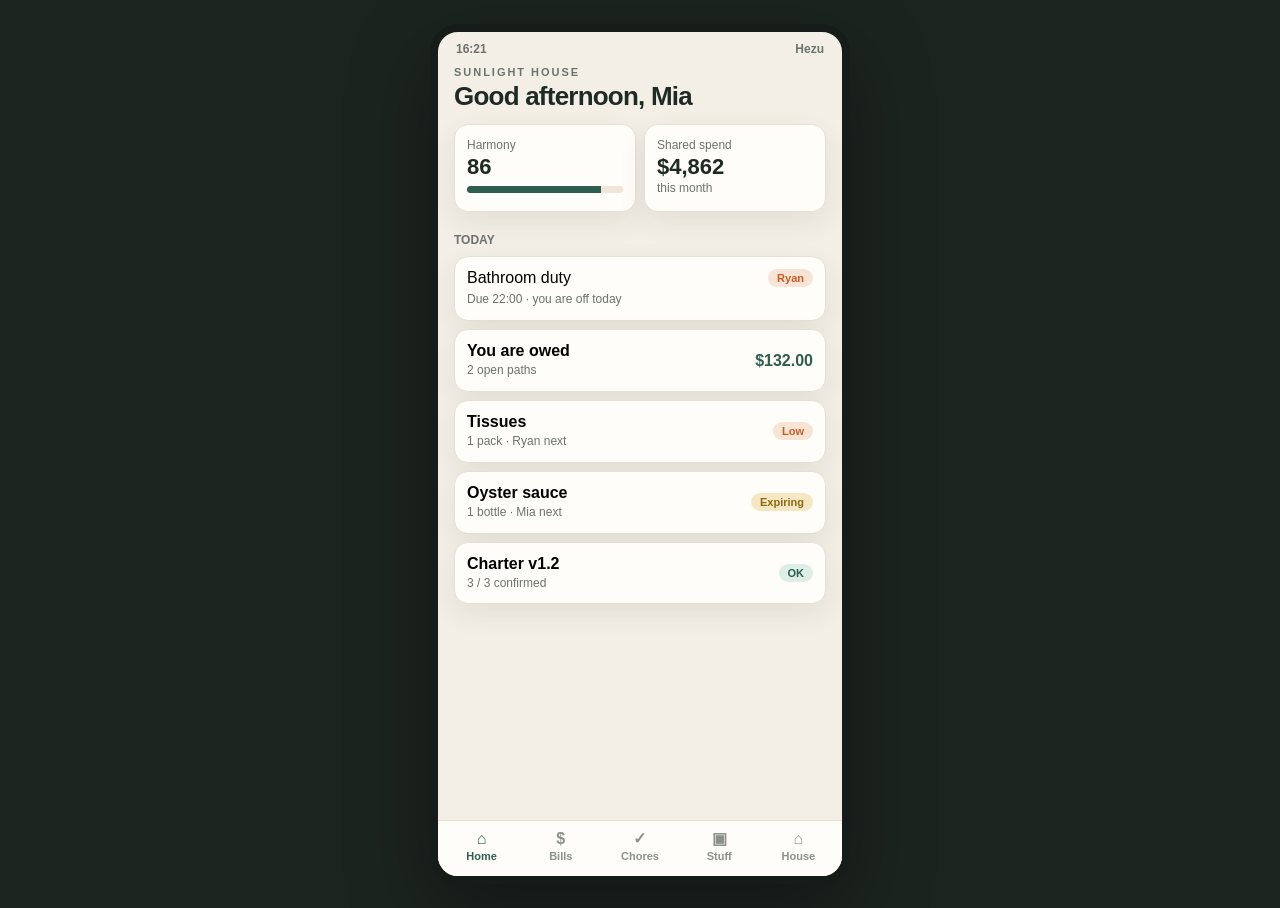
<file: index.html>
<!DOCTYPE html>
<html lang="en">
<head>
  <meta charset="UTF-8" />
  <meta name="viewport" content="width=device-width, initial-scale=1, viewport-fit=cover" />
  <title>Hezu — Roommate Life Steward</title>
  <meta name="description" content="Split bills, rotate chores, track shared supplies, and keep a signed house charter." />
  <link rel="stylesheet" href="app.css" />
</head>
<body>
  <div id="app"></div>
  <script src="app.js"></script>
</body>
</html>
</file>
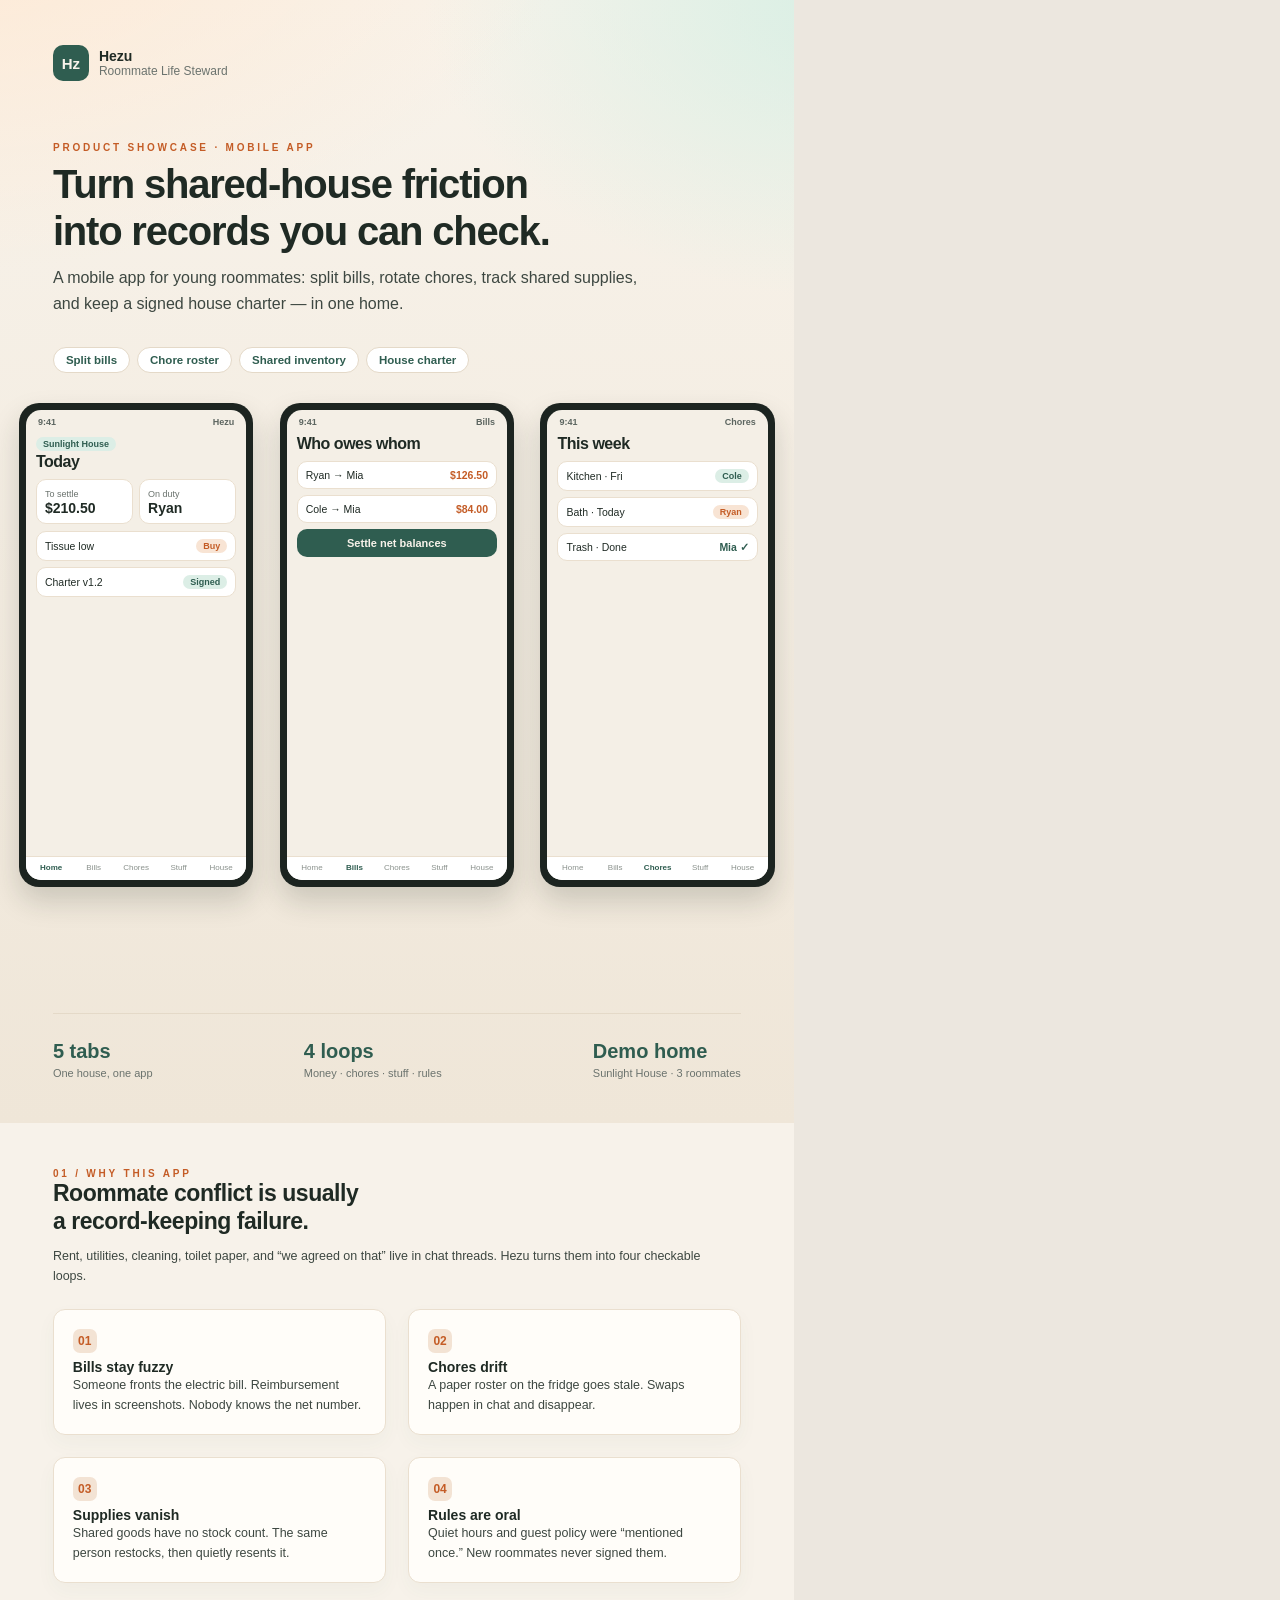
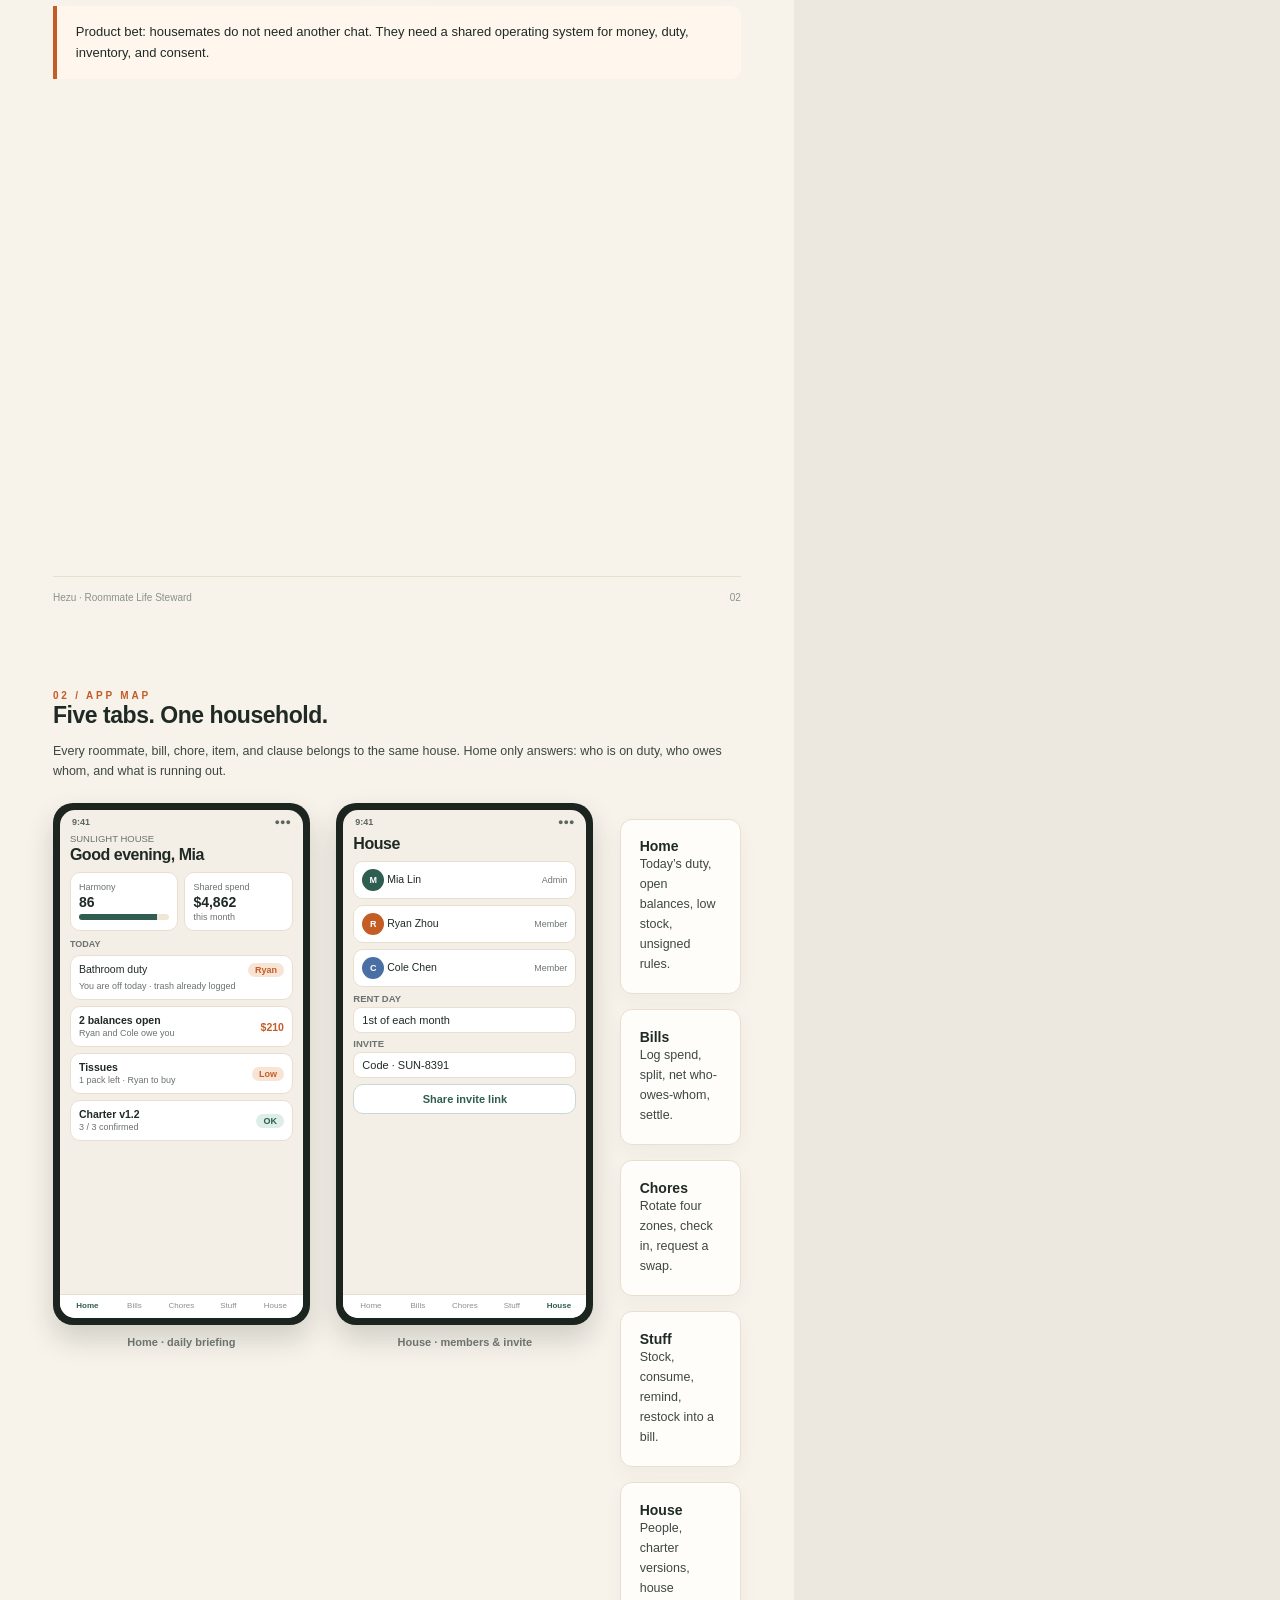
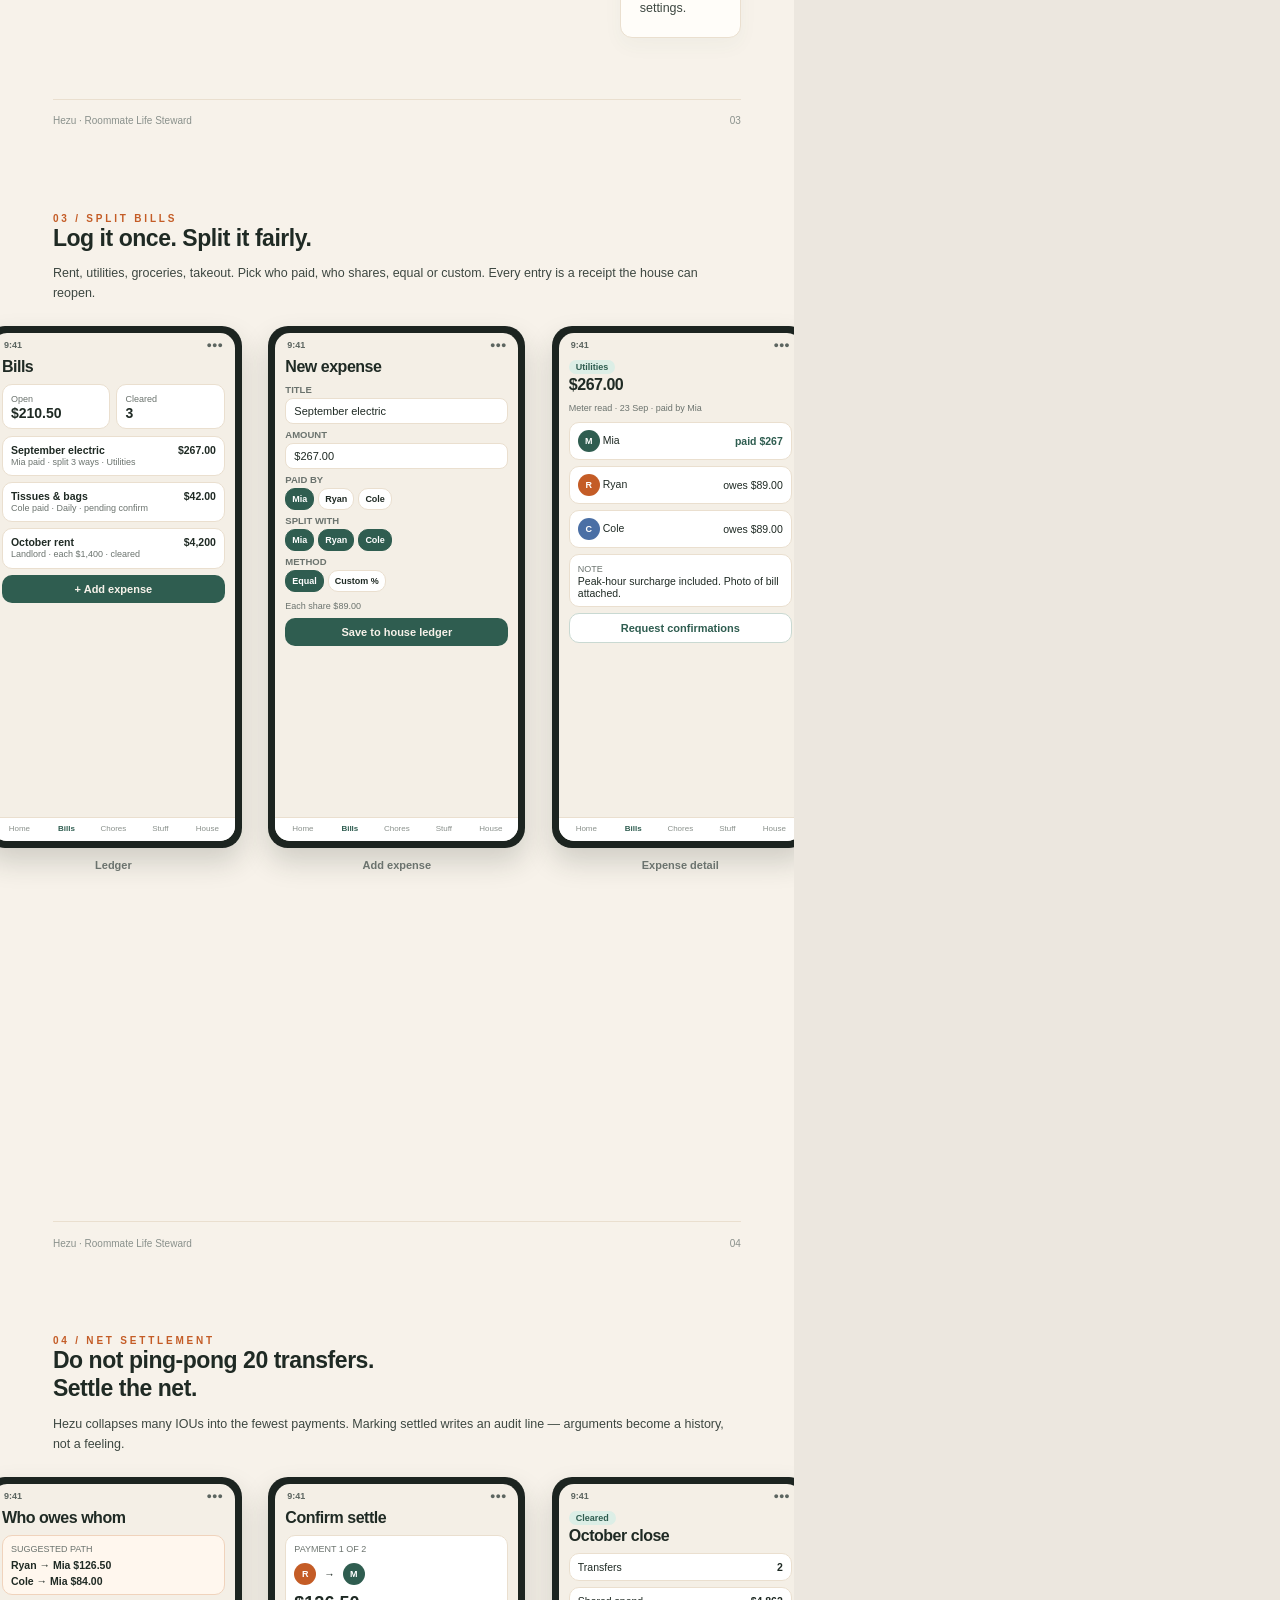
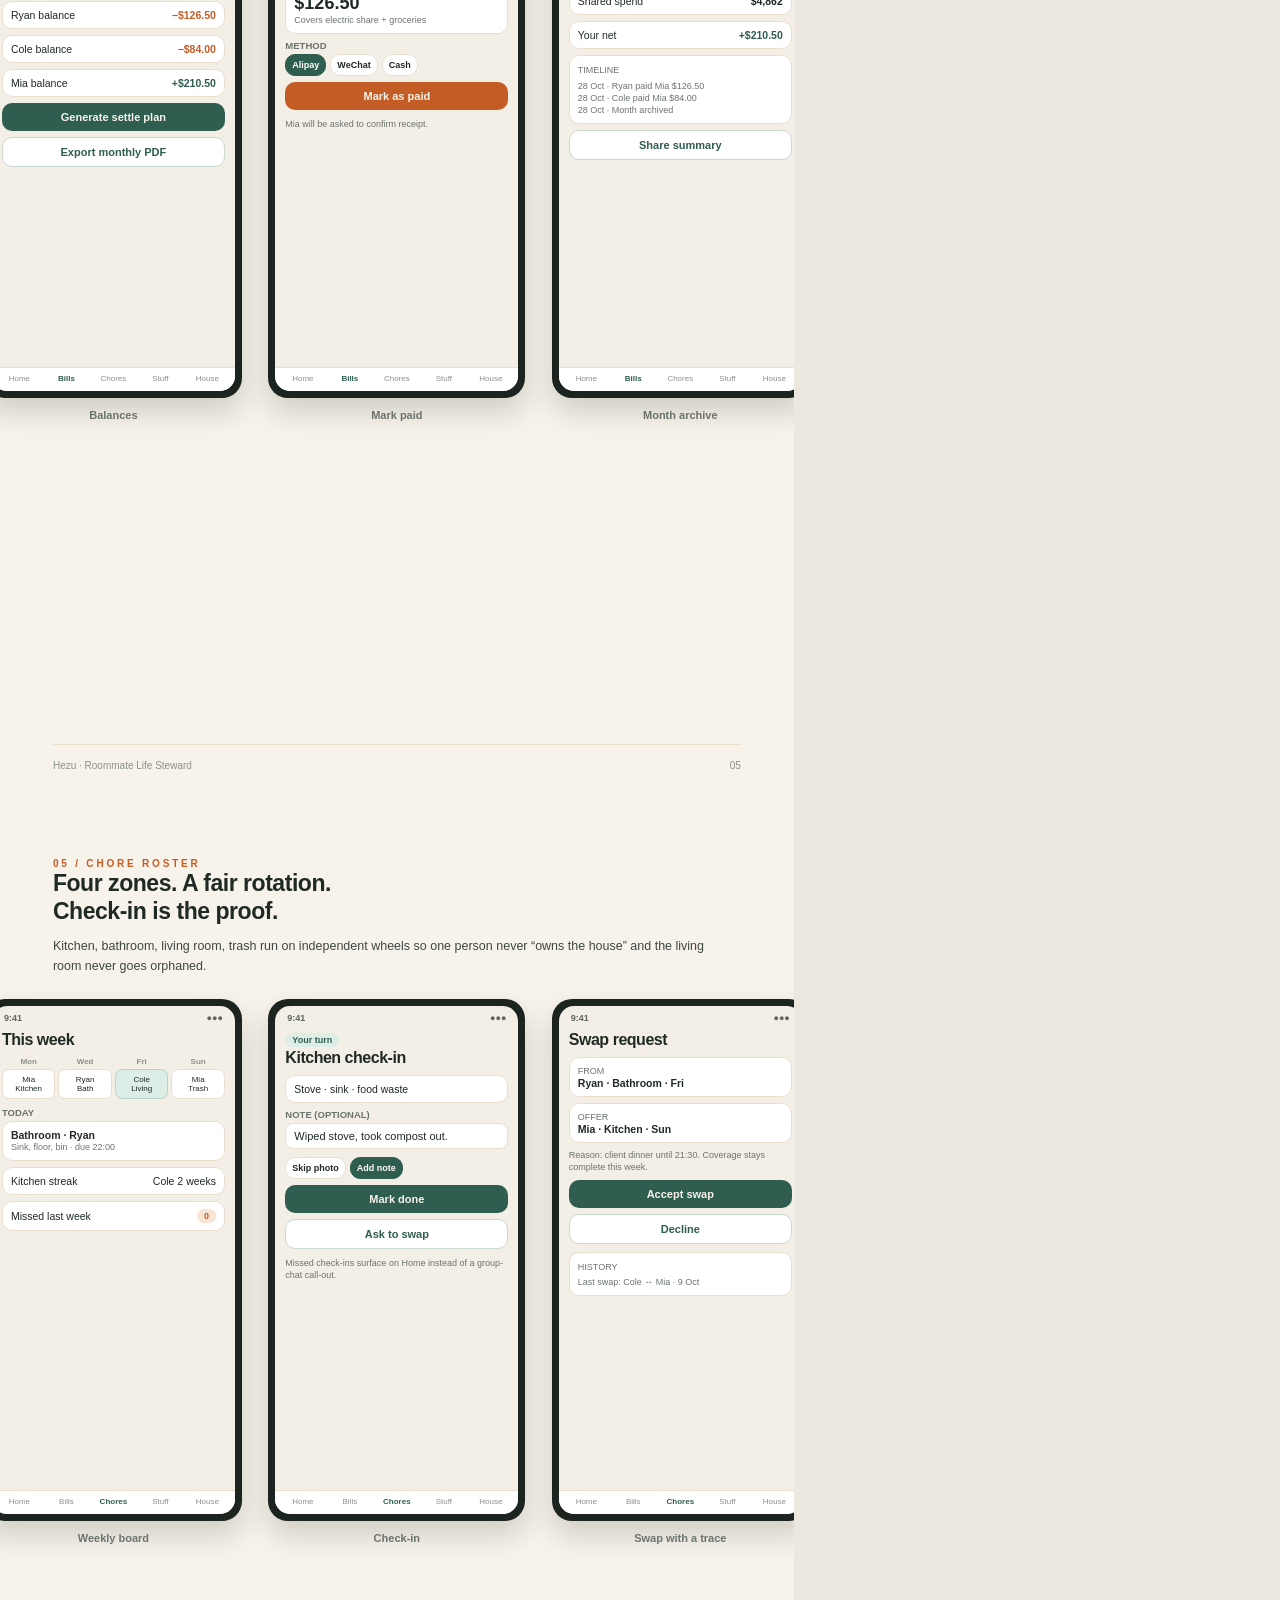
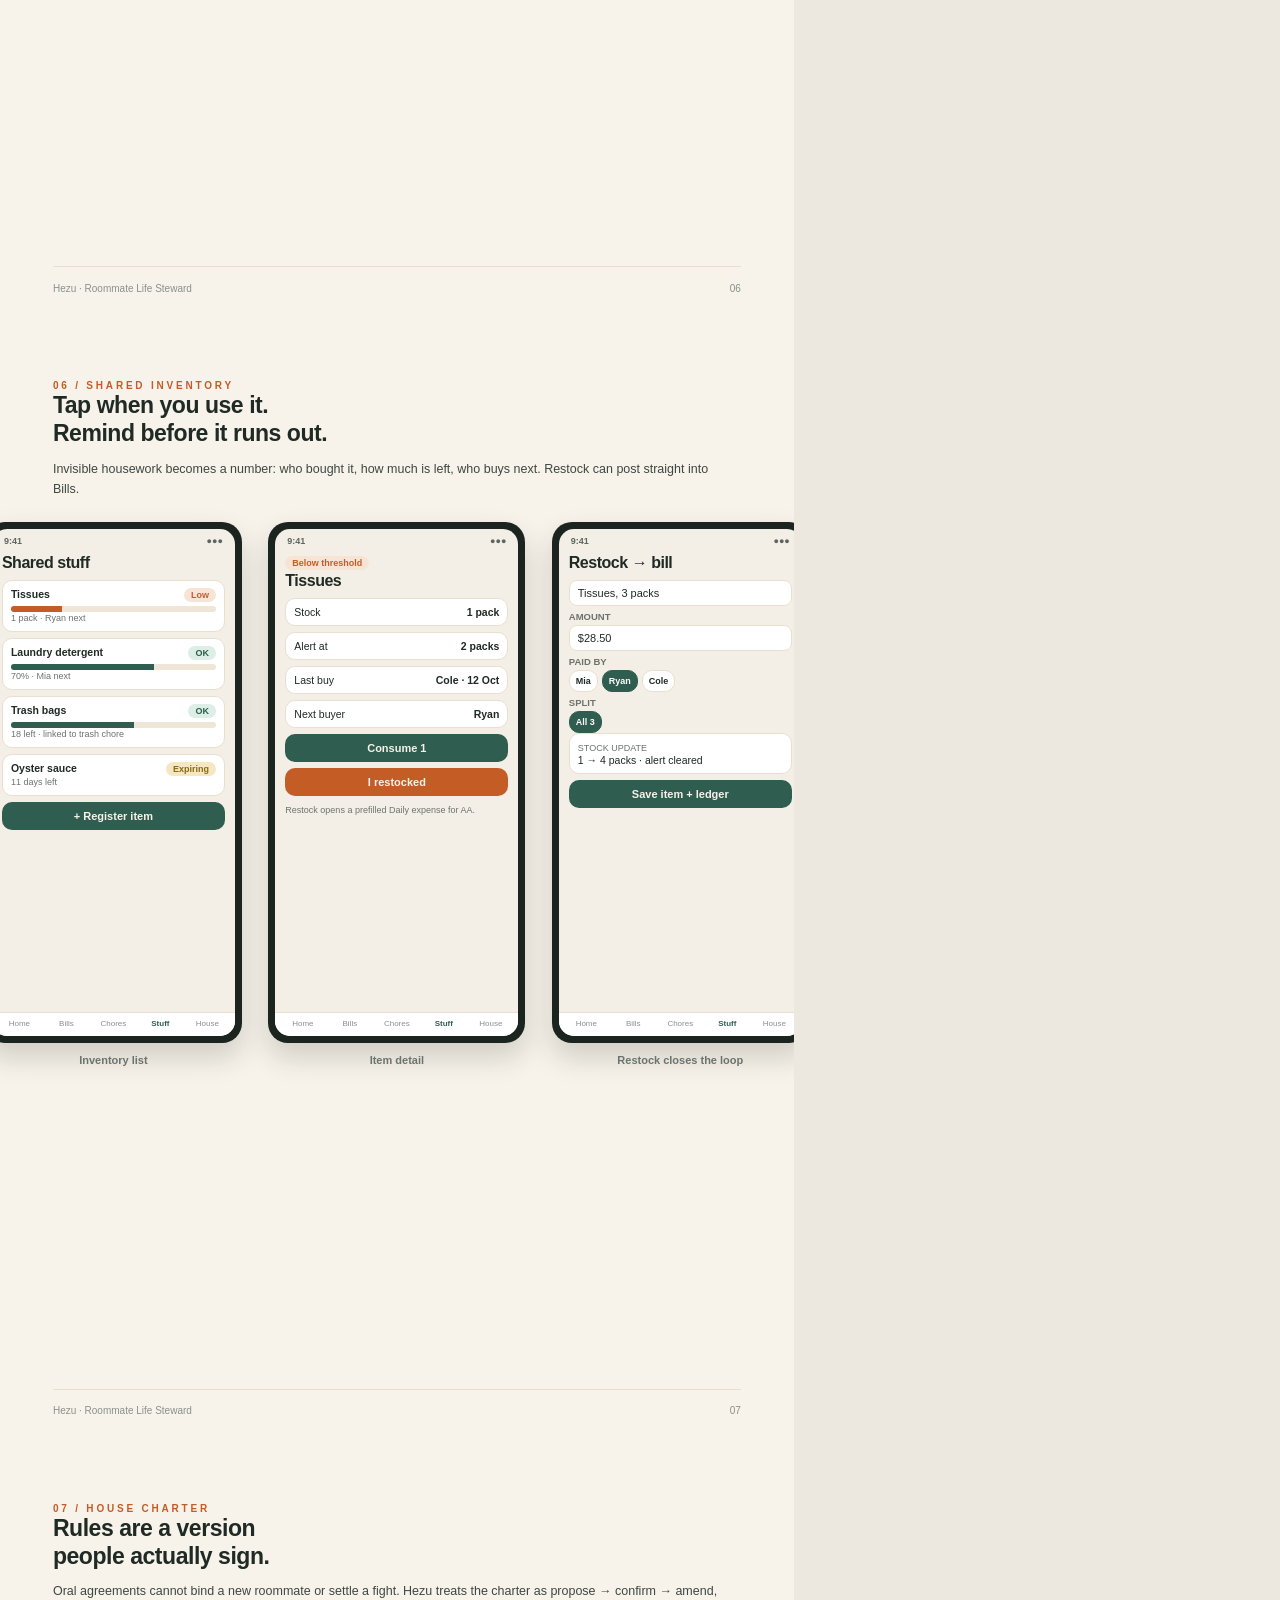
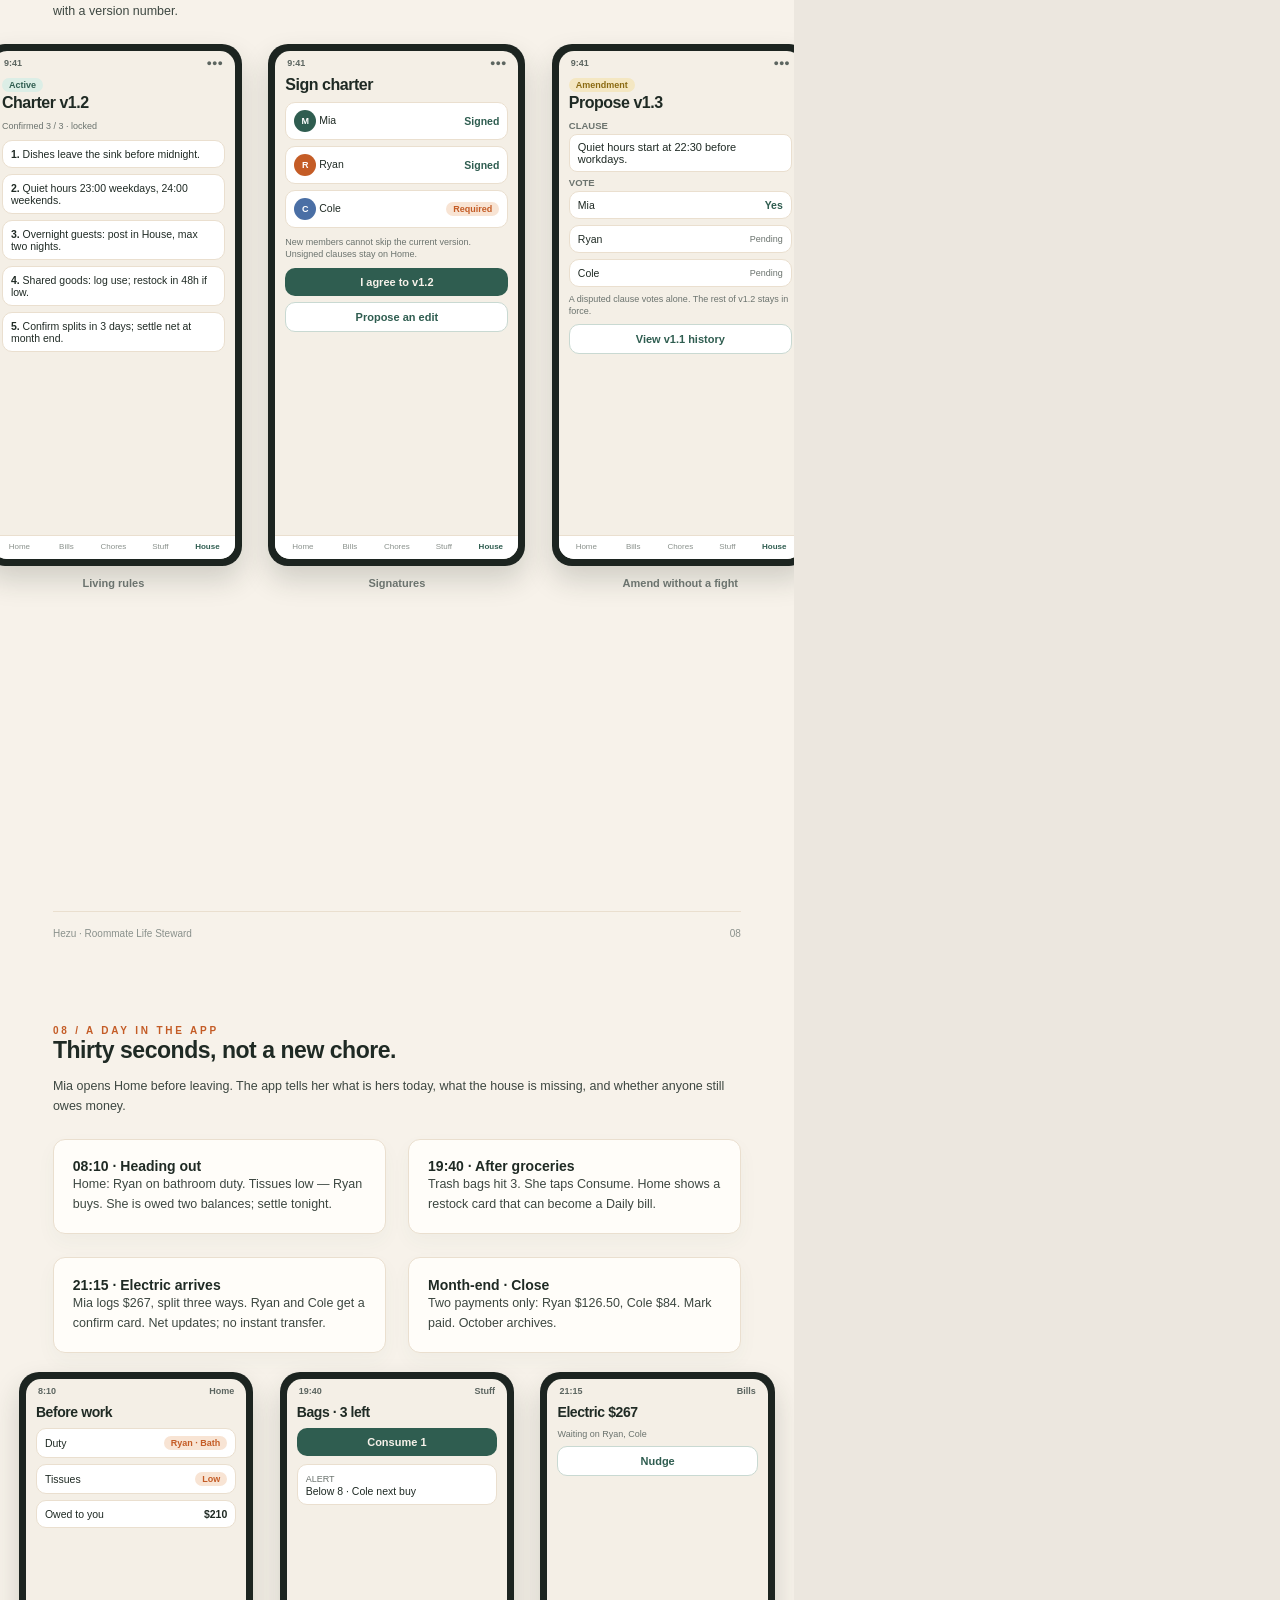
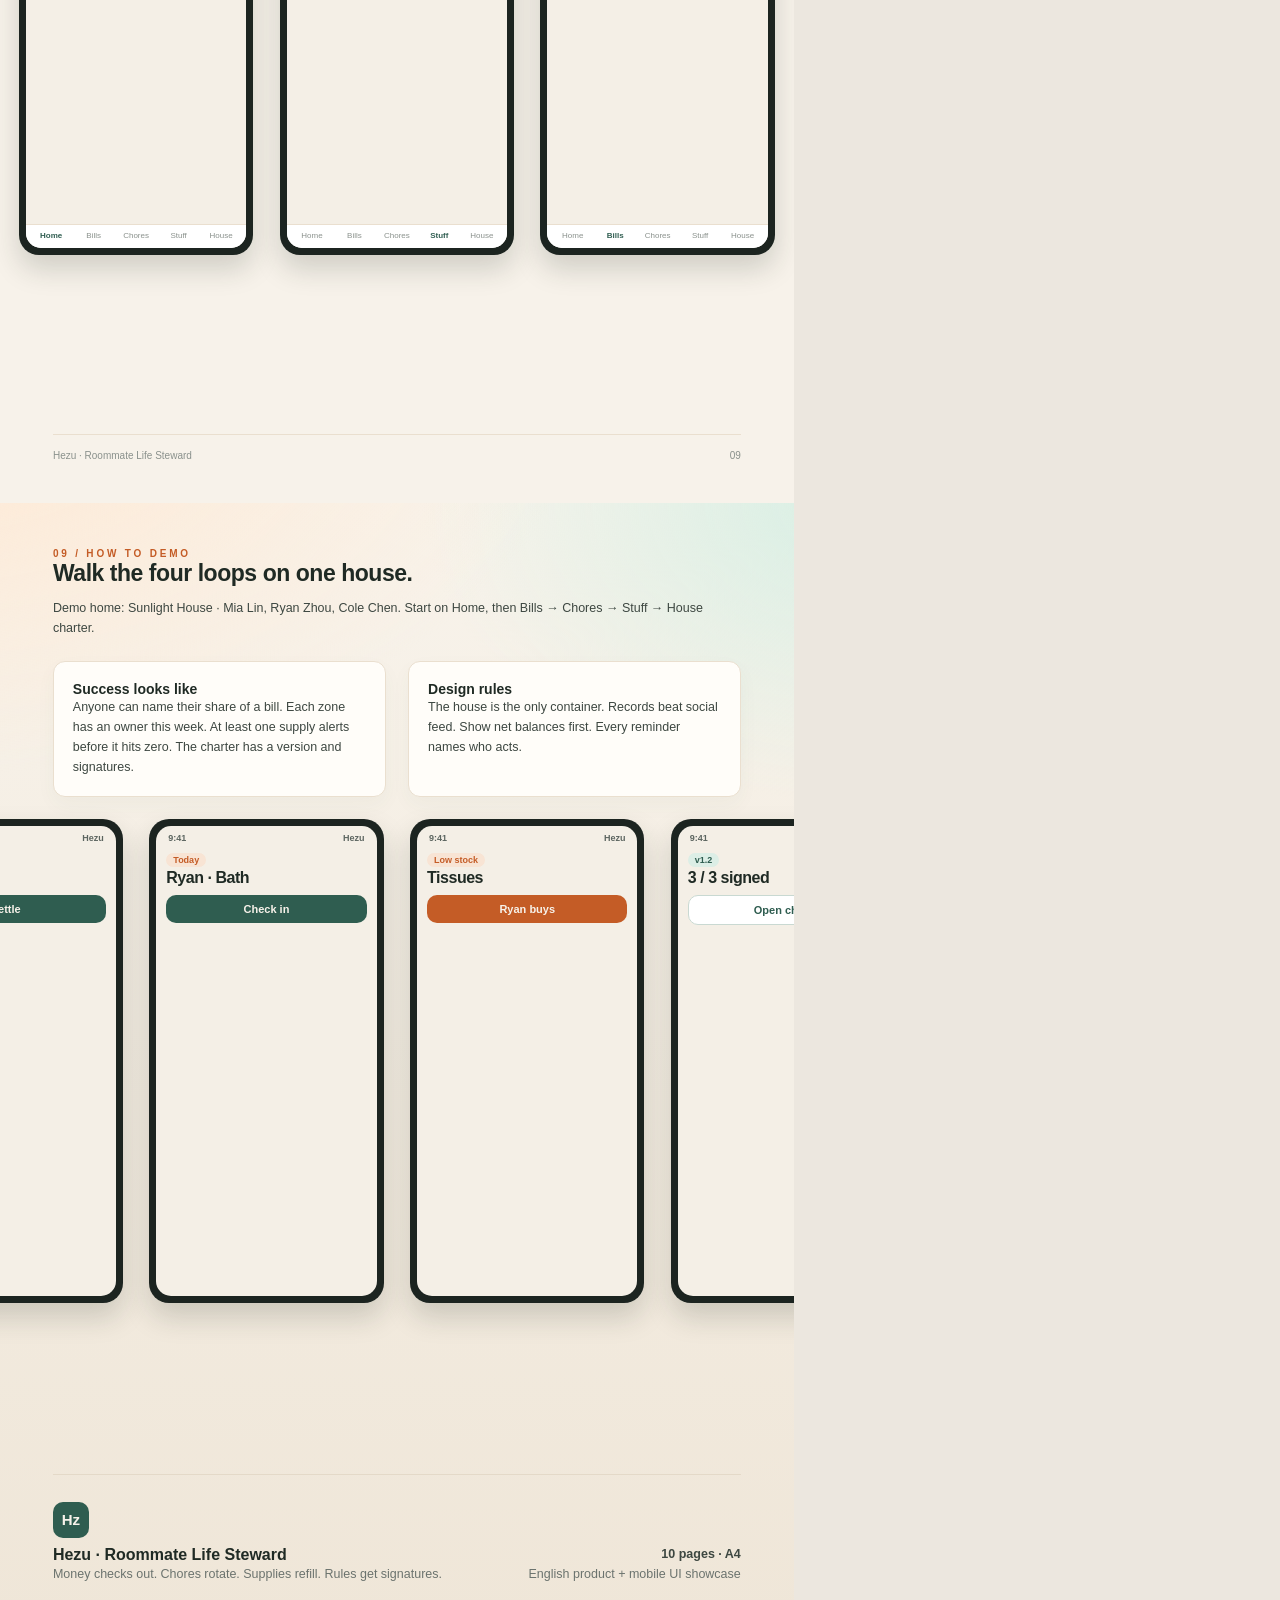
<file: pitch.html>
<!DOCTYPE html>
<html lang="en">
<head>
  <meta charset="UTF-8" />
  <title>Hezu — Roommate Life Steward · Product Showcase</title>
  <style>
    @page { size: A4; margin: 0; }
    * { box-sizing: border-box; margin: 0; padding: 0; }
    html, body {
      background: #ece7df;
      font-family: "Segoe UI", "Microsoft YaHei", sans-serif;
      color: #1f2a24;
      -webkit-print-color-adjust: exact;
      print-color-adjust: exact;
    }
    .page {
      width: 210mm;
      height: 297mm;
      page-break-after: always;
      break-after: page;
      position: relative;
      overflow: hidden;
      background: #f7f2ea;
    }
    .page:last-child { page-break-after: auto; }
    .pad { padding: 12mm 14mm 11mm; height: 100%; display: flex; flex-direction: column; }

    .eyebrow { font-size: 10px; letter-spacing: 0.28em; text-transform: uppercase; color: #c45c26; font-weight: 700; }
    h1 { font-size: 32px; line-height: 1.18; letter-spacing: -0.03em; }
    h2 { font-size: 23px; line-height: 1.22; letter-spacing: -0.02em; }
    h3 { font-size: 14px; }
    p { font-size: 12.5px; line-height: 1.6; color: #3d4741; }
    .muted { color: #6b736e; }
    .kicker { margin: 3mm 0 6mm; max-width: 178mm; }

    .cover {
      background:
        radial-gradient(1200px 700px at -10% -10%, #ffe8d2 0%, transparent 55%),
        radial-gradient(900px 600px at 110% 0%, #d7efe4 0%, transparent 50%),
        linear-gradient(180deg, #f8f3eb 0%, #efe6d8 100%);
    }
    .cover-mark { display: flex; align-items: center; gap: 10px; margin-bottom: 16mm; }
    .logo {
      width: 36px; height: 36px; border-radius: 10px; background: #2f5d50; color: #f7f2ea;
      display: flex; align-items: center; justify-content: center; font-weight: 800; font-size: 15px;
    }
    .cover h1 { font-size: 40px; margin: 8px 0 10px; }
    .cover .tag { font-size: 16px; color: #3d4741; max-width: 155mm; }
    .pills { display: flex; gap: 7px; margin-top: 8mm; flex-wrap: wrap; }
    .pill {
      background: #fff; border: 1px solid #e4d9c8; border-radius: 999px;
      padding: 6px 12px; font-size: 11.5px; color: #2f5d50; font-weight: 600;
    }
    .cover-foot {
      margin-top: auto; display: flex; justify-content: space-between; align-items: flex-end;
      border-top: 1px solid #e4d9c8; padding-top: 7mm;
    }
    .stat b { display: block; font-size: 20px; color: #2f5d50; }
    .stat span { font-size: 11px; color: #6b736e; }

    .grid-2 { display: grid; grid-template-columns: 1fr 1fr; gap: 6mm; }
    .grid-3 { display: grid; grid-template-columns: 1fr 1fr 1fr; gap: 5mm; }
    .grid-4 { display: grid; grid-template-columns: 1fr 1fr 1fr 1fr; gap: 4mm; }
    .split { display: grid; grid-template-columns: 62mm 1fr; gap: 8mm; align-items: start; flex: 1; }
    .split-wide { display: grid; grid-template-columns: 1fr 1fr; gap: 8mm; align-items: start; flex: 1; }
    .phones { display: flex; gap: 7mm; justify-content: center; align-items: flex-start; flex: 1; }
    .caption { text-align: center; font-size: 11px; color: #6b736e; margin-top: 3mm; font-weight: 600; }

    .card {
      background: #fffdf9; border: 1px solid #eadfcf; border-radius: 12px; padding: 5mm;
      box-shadow: 0 8px 20px rgba(47, 93, 80, 0.04);
    }
    .card.dark { background: #2f5d50; color: #f7f2ea; border-color: #2f5d50; }
    .card.dark p, .card.dark .muted { color: #d7e6e0; }
    .num {
      width: 24px; height: 24px; border-radius: 7px; background: #f3e3d4; color: #c45c26;
      display: inline-flex; align-items: center; justify-content: center; font-weight: 800; font-size: 12px; margin-bottom: 6px;
    }
    .quote {
      background: #fff7ee; border-left: 4px solid #c45c26; padding: 4mm 5mm;
      border-radius: 0 10px 10px 0; font-size: 13px; line-height: 1.65;
    }
    .footer {
      margin-top: auto; padding-top: 4mm; display: flex; justify-content: space-between;
      font-size: 10px; color: #8a918c; border-top: 1px solid #eadfcf;
    }
    .note { font-size: 11.5px; line-height: 1.55; color: #3d4741; margin-bottom: 4mm; }
    .note b { color: #1f2a24; }

    /* Phone chrome */
    .ph {
      width: 68mm; height: 138mm; background: #1c2420; border-radius: 20px; padding: 7px;
      box-shadow: 0 14px 28px rgba(31, 42, 36, 0.18); flex-shrink: 0;
    }
    .ph.sm { width: 62mm; height: 128mm; }
    .screen {
      background: #f4efe6; border-radius: 15px; height: 100%; overflow: hidden;
      display: flex; flex-direction: column; position: relative;
    }
    .sb {
      display: flex; justify-content: space-between; font-size: 9px; color: #5c6560;
      padding: 7px 12px 2px; font-weight: 700;
    }
    .body { padding: 4px 10px 8px; flex: 1; overflow: hidden; }
    .app-title { font-size: 16px; font-weight: 800; letter-spacing: -0.03em; margin: 2px 0 8px; }
    .sub { font-size: 9.5px; color: #6b736e; }
    .chip {
      display: inline-block; background: #dceee6; color: #2f5d50; border-radius: 99px;
      padding: 2px 7px; font-size: 9px; font-weight: 700;
    }
    .chip.warn { background: #f8e4d4; color: #c45c26; }
    .chip.gold { background: #f4e7c2; color: #8a6a12; }
    .cell {
      background: #fff; border: 1px solid #eadfcf; border-radius: 10px;
      padding: 7px 8px; margin-bottom: 6px; font-size: 10.5px;
    }
    .cell.row { display: flex; justify-content: space-between; align-items: center; gap: 6px; }
    .avatar {
      width: 22px; height: 22px; border-radius: 50%; display: inline-flex; align-items: center;
      justify-content: center; font-size: 9px; font-weight: 800; color: #fff; flex-shrink: 0;
    }
    .a1 { background: #2f5d50; } .a2 { background: #c45c26; } .a3 { background: #4a6fa5; }
    .btn {
      background: #2f5d50; color: #f7f2ea; border-radius: 10px; text-align: center;
      padding: 8px; font-size: 11px; font-weight: 700; margin-top: 6px;
    }
    .btn.ghost { background: #fff; color: #2f5d50; border: 1px solid #c9d9d2; }
    .btn.orange { background: #c45c26; }
    .tabs {
      display: flex; background: #fff; border-top: 1px solid #eadfcf;
      padding: 6px 4px 8px; font-size: 8px; color: #8a918c; text-align: center;
    }
    .tabs span { flex: 1; }
    .tabs .on { color: #2f5d50; font-weight: 800; }
    .bar { height: 6px; background: #efe6d8; border-radius: 99px; overflow: hidden; margin-top: 4px; }
    .bar i { display: block; height: 100%; background: #2f5d50; }
    .bar.orange i { background: #c45c26; }
    .kpi { display: grid; grid-template-columns: 1fr 1fr; gap: 6px; margin-bottom: 7px; }
    .kpi .cell { margin: 0; }
    .kpi b { display: block; font-size: 14px; }
    .tiny { font-size: 9px; color: #6b736e; line-height: 1.35; }
    .field { font-size: 9.5px; color: #6b736e; margin: 5px 0 3px; font-weight: 700; }
    .input {
      background: #fff; border: 1px solid #eadfcf; border-radius: 8px; padding: 6px 8px; font-size: 11px;
    }
    .people { display: flex; gap: 4px; }
    .people .cell { margin: 0; padding: 5px 6px; font-size: 9px; font-weight: 700; }
    .people .on { background: #2f5d50; color: #fff; border-color: #2f5d50; }
    .cal { display: grid; grid-template-columns: repeat(4, 1fr); gap: 3px; font-size: 8px; text-align: center; }
    .cal b { display: block; color: #8a918c; margin-bottom: 3px; font-weight: 600; }
    .slot { background: #fff; border: 1px solid #eadfcf; border-radius: 7px; padding: 5px 2px; }
    .slot.me { background: #dceee6; border-color: #b7d4c8; }
    .check { color: #2f5d50; font-weight: 800; }
  </style>
</head>
<body>

  <!-- 1 COVER -->
  <section class="page cover">
    <div class="pad">
      <div class="cover-mark">
        <div class="logo">Hz</div>
        <div>
          <div style="font-weight:800;font-size:14px;">Hezu</div>
          <div class="muted" style="font-size:12px;">Roommate Life Steward</div>
        </div>
      </div>
      <div class="eyebrow">Product Showcase · Mobile App</div>
      <h1>Turn shared-house friction<br>into records you can check.</h1>
      <p class="tag">A mobile app for young roommates: split bills, rotate chores, track shared supplies, and keep a signed house charter — in one home.</p>
      <div class="pills">
        <span class="pill">Split bills</span>
        <span class="pill">Chore roster</span>
        <span class="pill">Shared inventory</span>
        <span class="pill">House charter</span>
      </div>
      <div class="phones" style="margin-top:8mm; flex:0;">
        <div class="ph sm">
          <div class="screen">
            <div class="sb"><span>9:41</span><span>Hezu</span></div>
            <div class="body">
              <div class="chip">Sunlight House</div>
              <div class="app-title">Today</div>
              <div class="kpi">
                <div class="cell"><span class="tiny">To settle</span><b>$210.50</b></div>
                <div class="cell"><span class="tiny">On duty</span><b>Ryan</b></div>
              </div>
              <div class="cell row"><span>Tissue low</span><span class="chip warn">Buy</span></div>
              <div class="cell row"><span>Charter v1.2</span><span class="chip">Signed</span></div>
            </div>
            <div class="tabs"><span class="on">Home</span><span>Bills</span><span>Chores</span><span>Stuff</span><span>House</span></div>
          </div>
        </div>
        <div class="ph sm">
          <div class="screen">
            <div class="sb"><span>9:41</span><span>Bills</span></div>
            <div class="body">
              <div class="app-title">Who owes whom</div>
              <div class="cell row"><span>Ryan → Mia</span><b style="color:#c45c26">$126.50</b></div>
              <div class="cell row"><span>Cole → Mia</span><b style="color:#c45c26">$84.00</b></div>
              <div class="btn">Settle net balances</div>
            </div>
            <div class="tabs"><span>Home</span><span class="on">Bills</span><span>Chores</span><span>Stuff</span><span>House</span></div>
          </div>
        </div>
        <div class="ph sm">
          <div class="screen">
            <div class="sb"><span>9:41</span><span>Chores</span></div>
            <div class="body">
              <div class="app-title">This week</div>
              <div class="cell row"><span>Kitchen · Fri</span><span class="chip">Cole</span></div>
              <div class="cell row"><span>Bath · Today</span><span class="chip warn">Ryan</span></div>
              <div class="cell row"><span>Trash · Done</span><span class="check">Mia ✓</span></div>
            </div>
            <div class="tabs"><span>Home</span><span>Bills</span><span class="on">Chores</span><span>Stuff</span><span>House</span></div>
          </div>
        </div>
      </div>
      <div class="cover-foot">
        <div class="stat"><b>5 tabs</b><span>One house, one app</span></div>
        <div class="stat"><b>4 loops</b><span>Money · chores · stuff · rules</span></div>
        <div class="stat"><b>Demo home</b><span>Sunlight House · 3 roommates</span></div>
      </div>
    </div>
  </section>

  <!-- 2 PROBLEM -->
  <section class="page">
    <div class="pad">
      <div class="eyebrow">01 / Why this app</div>
      <h2>Roommate conflict is usually<br>a record-keeping failure.</h2>
      <p class="kicker">Rent, utilities, cleaning, toilet paper, and “we agreed on that” live in chat threads. Hezu turns them into four checkable loops.</p>
      <div class="grid-2" style="margin-bottom:6mm;">
        <div class="card"><div class="num">01</div><h3>Bills stay fuzzy</h3><p>Someone fronts the electric bill. Reimbursement lives in screenshots. Nobody knows the net number.</p></div>
        <div class="card"><div class="num">02</div><h3>Chores drift</h3><p>A paper roster on the fridge goes stale. Swaps happen in chat and disappear.</p></div>
        <div class="card"><div class="num">03</div><h3>Supplies vanish</h3><p>Shared goods have no stock count. The same person restocks, then quietly resents it.</p></div>
        <div class="card"><div class="num">04</div><h3>Rules are oral</h3><p>Quiet hours and guest policy were “mentioned once.” New roommates never signed them.</p></div>
      </div>
      <div class="quote">Product bet: housemates do not need another chat. They need a shared operating system for money, duty, inventory, and consent.</div>
      <div class="footer"><span>Hezu · Roommate Life Steward</span><span>02</span></div>
    </div>
  </section>

  <!-- 3 IA + HOME -->
  <section class="page">
    <div class="pad">
      <div class="eyebrow">02 / App map</div>
      <h2>Five tabs. One household.</h2>
      <p class="kicker">Every roommate, bill, chore, item, and clause belongs to the same house. Home only answers: who is on duty, who owes whom, and what is running out.</p>
      <div class="phones">
        <div>
          <div class="ph">
            <div class="screen">
              <div class="sb"><span>9:41</span><span>●●●</span></div>
              <div class="body">
                <div class="sub">SUNLIGHT HOUSE</div>
                <div class="app-title">Good evening, Mia</div>
                <div class="kpi">
                  <div class="cell"><span class="tiny">Harmony</span><b>86</b><div class="bar"><i style="width:86%"></i></div></div>
                  <div class="cell"><span class="tiny">Shared spend</span><b>$4,862</b><span class="tiny">this month</span></div>
                </div>
                <div class="tiny" style="margin:2px 0 5px;font-weight:700;">TODAY</div>
                <div class="cell">
                  <div class="row" style="display:flex;justify-content:space-between;"><span>Bathroom duty</span><span class="chip warn">Ryan</span></div>
                  <div class="tiny" style="margin-top:3px;">You are off today · trash already logged</div>
                </div>
                <div class="cell row"><span><b>2 balances open</b><br><span class="tiny">Ryan and Cole owe you</span></span><b style="color:#c45c26">$210</b></div>
                <div class="cell row"><span><b>Tissues</b><br><span class="tiny">1 pack left · Ryan to buy</span></span><span class="chip warn">Low</span></div>
                <div class="cell row"><span><b>Charter v1.2</b><br><span class="tiny">3 / 3 confirmed</span></span><span class="chip">OK</span></div>
              </div>
              <div class="tabs"><span class="on">Home</span><span>Bills</span><span>Chores</span><span>Stuff</span><span>House</span></div>
            </div>
          </div>
          <div class="caption">Home · daily briefing</div>
        </div>
        <div>
          <div class="ph">
            <div class="screen">
              <div class="sb"><span>9:41</span><span>●●●</span></div>
              <div class="body">
                <div class="app-title">House</div>
                <div class="cell row"><span><span class="avatar a1">M</span> Mia Lin</span><span class="tiny">Admin</span></div>
                <div class="cell row"><span><span class="avatar a2">R</span> Ryan Zhou</span><span class="tiny">Member</span></div>
                <div class="cell row"><span><span class="avatar a3">C</span> Cole Chen</span><span class="tiny">Member</span></div>
                <div class="field">RENT DAY</div>
                <div class="input">1st of each month</div>
                <div class="field">INVITE</div>
                <div class="input">Code · SUN-8391</div>
                <div class="btn ghost">Share invite link</div>
              </div>
              <div class="tabs"><span>Home</span><span>Bills</span><span>Chores</span><span>Stuff</span><span class="on">House</span></div>
            </div>
          </div>
          <div class="caption">House · members &amp; invite</div>
        </div>
        <div style="width:52mm; padding-top:4mm;">
          <div class="card" style="margin-bottom:4mm;"><h3>Home</h3><p>Today’s duty, open balances, low stock, unsigned rules.</p></div>
          <div class="card" style="margin-bottom:4mm;"><h3>Bills</h3><p>Log spend, split, net who-owes-whom, settle.</p></div>
          <div class="card" style="margin-bottom:4mm;"><h3>Chores</h3><p>Rotate four zones, check in, request a swap.</p></div>
          <div class="card" style="margin-bottom:4mm;"><h3>Stuff</h3><p>Stock, consume, remind, restock into a bill.</p></div>
          <div class="card"><h3>House</h3><p>People, charter versions, house settings.</p></div>
        </div>
      </div>
      <div class="footer"><span>Hezu · Roommate Life Steward</span><span>03</span></div>
    </div>
  </section>

  <!-- 4 BILLS LIST + ADD -->
  <section class="page">
    <div class="pad">
      <div class="eyebrow">03 / Split bills</div>
      <h2>Log it once. Split it fairly.</h2>
      <p class="kicker">Rent, utilities, groceries, takeout. Pick who paid, who shares, equal or custom. Every entry is a receipt the house can reopen.</p>
      <div class="phones">
        <div>
          <div class="ph">
            <div class="screen">
              <div class="sb"><span>9:41</span><span>●●●</span></div>
              <div class="body">
                <div class="app-title">Bills</div>
                <div class="kpi">
                  <div class="cell"><span class="tiny">Open</span><b>$210.50</b></div>
                  <div class="cell"><span class="tiny">Cleared</span><b>3</b></div>
                </div>
                <div class="cell">
                  <div style="display:flex;justify-content:space-between;"><b>September electric</b><b>$267.00</b></div>
                  <div class="tiny">Mia paid · split 3 ways · Utilities</div>
                </div>
                <div class="cell">
                  <div style="display:flex;justify-content:space-between;"><b>Tissues &amp; bags</b><b>$42.00</b></div>
                  <div class="tiny">Cole paid · Daily · pending confirm</div>
                </div>
                <div class="cell">
                  <div style="display:flex;justify-content:space-between;"><b>October rent</b><b>$4,200</b></div>
                  <div class="tiny">Landlord · each $1,400 · cleared</div>
                </div>
                <div class="btn">+ Add expense</div>
              </div>
              <div class="tabs"><span>Home</span><span class="on">Bills</span><span>Chores</span><span>Stuff</span><span>House</span></div>
            </div>
          </div>
          <div class="caption">Ledger</div>
        </div>
        <div>
          <div class="ph">
            <div class="screen">
              <div class="sb"><span>9:41</span><span>●●●</span></div>
              <div class="body">
                <div class="app-title">New expense</div>
                <div class="field">TITLE</div>
                <div class="input">September electric</div>
                <div class="field">AMOUNT</div>
                <div class="input">$267.00</div>
                <div class="field">PAID BY</div>
                <div class="people"><div class="cell on">Mia</div><div class="cell">Ryan</div><div class="cell">Cole</div></div>
                <div class="field">SPLIT WITH</div>
                <div class="people"><div class="cell on">Mia</div><div class="cell on">Ryan</div><div class="cell on">Cole</div></div>
                <div class="field">METHOD</div>
                <div class="people"><div class="cell on">Equal</div><div class="cell">Custom %</div></div>
                <div class="tiny" style="margin-top:8px;">Each share $89.00</div>
                <div class="btn">Save to house ledger</div>
              </div>
              <div class="tabs"><span>Home</span><span class="on">Bills</span><span>Chores</span><span>Stuff</span><span>House</span></div>
            </div>
          </div>
          <div class="caption">Add expense</div>
        </div>
        <div>
          <div class="ph">
            <div class="screen">
              <div class="sb"><span>9:41</span><span>●●●</span></div>
              <div class="body">
                <div class="chip">Utilities</div>
                <div class="app-title">$267.00</div>
                <div class="tiny" style="margin-bottom:8px;">Meter read · 23 Sep · paid by Mia</div>
                <div class="cell row"><span><span class="avatar a1">M</span> Mia</span><span class="check">paid $267</span></div>
                <div class="cell row"><span><span class="avatar a2">R</span> Ryan</span><span>owes $89.00</span></div>
                <div class="cell row"><span><span class="avatar a3">C</span> Cole</span><span>owes $89.00</span></div>
                <div class="cell"><span class="tiny">NOTE</span><div>Peak-hour surcharge included. Photo of bill attached.</div></div>
                <div class="btn ghost">Request confirmations</div>
              </div>
              <div class="tabs"><span>Home</span><span class="on">Bills</span><span>Chores</span><span>Stuff</span><span>House</span></div>
            </div>
          </div>
          <div class="caption">Expense detail</div>
        </div>
      </div>
      <div class="footer"><span>Hezu · Roommate Life Steward</span><span>04</span></div>
    </div>
  </section>

  <!-- 5 SETTLEMENT -->
  <section class="page">
    <div class="pad">
      <div class="eyebrow">04 / Net settlement</div>
      <h2>Do not ping-pong 20 transfers.<br>Settle the net.</h2>
      <p class="kicker">Hezu collapses many IOUs into the fewest payments. Marking settled writes an audit line — arguments become a history, not a feeling.</p>
      <div class="phones">
        <div>
          <div class="ph">
            <div class="screen">
              <div class="sb"><span>9:41</span><span>●●●</span></div>
              <div class="body">
                <div class="app-title">Who owes whom</div>
                <div class="cell" style="background:#fff7ee;border-color:#f0d3bc;">
                  <div class="tiny">SUGGESTED PATH</div>
                  <div style="margin:4px 0;"><b>Ryan → Mia $126.50</b></div>
                  <div><b>Cole → Mia $84.00</b></div>
                </div>
                <div class="cell row"><span>Ryan balance</span><b style="color:#c45c26">−$126.50</b></div>
                <div class="cell row"><span>Cole balance</span><b style="color:#c45c26">−$84.00</b></div>
                <div class="cell row"><span>Mia balance</span><b style="color:#2f5d50">+$210.50</b></div>
                <div class="btn">Generate settle plan</div>
                <div class="btn ghost">Export monthly PDF</div>
              </div>
              <div class="tabs"><span>Home</span><span class="on">Bills</span><span>Chores</span><span>Stuff</span><span>House</span></div>
            </div>
          </div>
          <div class="caption">Balances</div>
        </div>
        <div>
          <div class="ph">
            <div class="screen">
              <div class="sb"><span>9:41</span><span>●●●</span></div>
              <div class="body">
                <div class="app-title">Confirm settle</div>
                <div class="cell">
                  <div class="tiny">PAYMENT 1 OF 2</div>
                  <div style="display:flex;align-items:center;gap:8px;margin:8px 0;">
                    <span class="avatar a2">R</span> <span>→</span> <span class="avatar a1">M</span>
                  </div>
                  <b style="font-size:18px;">$126.50</b>
                  <div class="tiny">Covers electric share + groceries</div>
                </div>
                <div class="field">METHOD</div>
                <div class="people"><div class="cell on">Alipay</div><div class="cell">WeChat</div><div class="cell">Cash</div></div>
                <div class="btn orange">Mark as paid</div>
                <div class="tiny" style="margin-top:8px;">Mia will be asked to confirm receipt.</div>
              </div>
              <div class="tabs"><span>Home</span><span class="on">Bills</span><span>Chores</span><span>Stuff</span><span>House</span></div>
            </div>
          </div>
          <div class="caption">Mark paid</div>
        </div>
        <div>
          <div class="ph">
            <div class="screen">
              <div class="sb"><span>9:41</span><span>●●●</span></div>
              <div class="body">
                <div class="chip">Cleared</div>
                <div class="app-title">October close</div>
                <div class="cell row"><span>Transfers</span><b>2</b></div>
                <div class="cell row"><span>Shared spend</span><b>$4,862</b></div>
                <div class="cell row"><span>Your net</span><b class="check">+$210.50</b></div>
                <div class="cell"><span class="tiny">TIMELINE</span>
                  <div class="tiny" style="margin-top:4px;">28 Oct · Ryan paid Mia $126.50<br>28 Oct · Cole paid Mia $84.00<br>28 Oct · Month archived</div>
                </div>
                <div class="btn ghost">Share summary</div>
              </div>
              <div class="tabs"><span>Home</span><span class="on">Bills</span><span>Chores</span><span>Stuff</span><span>House</span></div>
            </div>
          </div>
          <div class="caption">Month archive</div>
        </div>
      </div>
      <div class="footer"><span>Hezu · Roommate Life Steward</span><span>05</span></div>
    </div>
  </section>

  <!-- 6 CHORES -->
  <section class="page">
    <div class="pad">
      <div class="eyebrow">05 / Chore roster</div>
      <h2>Four zones. A fair rotation.<br>Check-in is the proof.</h2>
      <p class="kicker">Kitchen, bathroom, living room, trash run on independent wheels so one person never “owns the house” and the living room never goes orphaned.</p>
      <div class="phones">
        <div>
          <div class="ph">
            <div class="screen">
              <div class="sb"><span>9:41</span><span>●●●</span></div>
              <div class="body">
                <div class="app-title">This week</div>
                <div class="cal">
                  <div><b>Mon</b><div class="slot">Mia<br>Kitchen</div></div>
                  <div><b>Wed</b><div class="slot">Ryan<br>Bath</div></div>
                  <div><b>Fri</b><div class="slot me">Cole<br>Living</div></div>
                  <div><b>Sun</b><div class="slot">Mia<br>Trash</div></div>
                </div>
                <div class="field" style="margin-top:8px;">TODAY</div>
                <div class="cell">
                  <b>Bathroom · Ryan</b>
                  <div class="tiny">Sink, floor, bin · due 22:00</div>
                </div>
                <div class="cell row"><span>Kitchen streak</span><span>Cole 2 weeks</span></div>
                <div class="cell row"><span>Missed last week</span><span class="chip warn">0</span></div>
              </div>
              <div class="tabs"><span>Home</span><span>Bills</span><span class="on">Chores</span><span>Stuff</span><span>House</span></div>
            </div>
          </div>
          <div class="caption">Weekly board</div>
        </div>
        <div>
          <div class="ph">
            <div class="screen">
              <div class="sb"><span>9:41</span><span>●●●</span></div>
              <div class="body">
                <div class="chip">Your turn</div>
                <div class="app-title">Kitchen check-in</div>
                <div class="cell">Stove · sink · food waste</div>
                <div class="field">NOTE (OPTIONAL)</div>
                <div class="input">Wiped stove, took compost out.</div>
                <div class="people" style="margin-top:8px;"><div class="cell">Skip photo</div><div class="cell on">Add note</div></div>
                <div class="btn">Mark done</div>
                <div class="btn ghost">Ask to swap</div>
                <div class="tiny" style="margin-top:8px;">Missed check-ins surface on Home instead of a group-chat call-out.</div>
              </div>
              <div class="tabs"><span>Home</span><span>Bills</span><span class="on">Chores</span><span>Stuff</span><span>House</span></div>
            </div>
          </div>
          <div class="caption">Check-in</div>
        </div>
        <div>
          <div class="ph">
            <div class="screen">
              <div class="sb"><span>9:41</span><span>●●●</span></div>
              <div class="body">
                <div class="app-title">Swap request</div>
                <div class="cell">
                  <div class="tiny">FROM</div>
                  <b>Ryan · Bathroom · Fri</b>
                </div>
                <div class="cell">
                  <div class="tiny">OFFER</div>
                  <b>Mia · Kitchen · Sun</b>
                </div>
                <div class="tiny" style="margin:6px 0;">Reason: client dinner until 21:30. Coverage stays complete this week.</div>
                <div class="btn">Accept swap</div>
                <div class="btn ghost">Decline</div>
                <div class="cell" style="margin-top:8px;"><span class="tiny">HISTORY</span><div class="tiny" style="margin-top:3px;">Last swap: Cole ↔ Mia · 9 Oct</div></div>
              </div>
              <div class="tabs"><span>Home</span><span>Bills</span><span class="on">Chores</span><span>Stuff</span><span>House</span></div>
            </div>
          </div>
          <div class="caption">Swap with a trace</div>
        </div>
      </div>
      <div class="footer"><span>Hezu · Roommate Life Steward</span><span>06</span></div>
    </div>
  </section>

  <!-- 7 STUFF -->
  <section class="page">
    <div class="pad">
      <div class="eyebrow">06 / Shared inventory</div>
      <h2>Tap when you use it.<br>Remind before it runs out.</h2>
      <p class="kicker">Invisible housework becomes a number: who bought it, how much is left, who buys next. Restock can post straight into Bills.</p>
      <div class="phones">
        <div>
          <div class="ph">
            <div class="screen">
              <div class="sb"><span>9:41</span><span>●●●</span></div>
              <div class="body">
                <div class="app-title">Shared stuff</div>
                <div class="cell">
                  <div style="display:flex;justify-content:space-between;"><b>Tissues</b><span class="chip warn">Low</span></div>
                  <div class="bar orange"><i style="width:25%"></i></div>
                  <div class="tiny">1 pack · Ryan next</div>
                </div>
                <div class="cell">
                  <div style="display:flex;justify-content:space-between;"><b>Laundry detergent</b><span class="chip">OK</span></div>
                  <div class="bar"><i style="width:70%"></i></div>
                  <div class="tiny">70% · Mia next</div>
                </div>
                <div class="cell">
                  <div style="display:flex;justify-content:space-between;"><b>Trash bags</b><span class="chip">OK</span></div>
                  <div class="bar"><i style="width:60%"></i></div>
                  <div class="tiny">18 left · linked to trash chore</div>
                </div>
                <div class="cell">
                  <div style="display:flex;justify-content:space-between;"><b>Oyster sauce</b><span class="chip gold">Expiring</span></div>
                  <div class="tiny">11 days left</div>
                </div>
                <div class="btn">+ Register item</div>
              </div>
              <div class="tabs"><span>Home</span><span>Bills</span><span>Chores</span><span class="on">Stuff</span><span>House</span></div>
            </div>
          </div>
          <div class="caption">Inventory list</div>
        </div>
        <div>
          <div class="ph">
            <div class="screen">
              <div class="sb"><span>9:41</span><span>●●●</span></div>
              <div class="body">
                <div class="chip warn">Below threshold</div>
                <div class="app-title">Tissues</div>
                <div class="cell row"><span>Stock</span><b>1 pack</b></div>
                <div class="cell row"><span>Alert at</span><b>2 packs</b></div>
                <div class="cell row"><span>Last buy</span><b>Cole · 12 Oct</b></div>
                <div class="cell row"><span>Next buyer</span><b>Ryan</b></div>
                <div class="btn">Consume 1</div>
                <div class="btn orange">I restocked</div>
                <div class="tiny" style="margin-top:8px;">Restock opens a prefilled Daily expense for AA.</div>
              </div>
              <div class="tabs"><span>Home</span><span>Bills</span><span>Chores</span><span class="on">Stuff</span><span>House</span></div>
            </div>
          </div>
          <div class="caption">Item detail</div>
        </div>
        <div>
          <div class="ph">
            <div class="screen">
              <div class="sb"><span>9:41</span><span>●●●</span></div>
              <div class="body">
                <div class="app-title">Restock → bill</div>
                <div class="input">Tissues, 3 packs</div>
                <div class="field">AMOUNT</div>
                <div class="input">$28.50</div>
                <div class="field">PAID BY</div>
                <div class="people"><div class="cell">Mia</div><div class="cell on">Ryan</div><div class="cell">Cole</div></div>
                <div class="field">SPLIT</div>
                <div class="people"><div class="cell on">All 3</div></div>
                <div class="cell"><span class="tiny">STOCK UPDATE</span><div>1 → 4 packs · alert cleared</div></div>
                <div class="btn">Save item + ledger</div>
              </div>
              <div class="tabs"><span>Home</span><span>Bills</span><span>Chores</span><span class="on">Stuff</span><span>House</span></div>
            </div>
          </div>
          <div class="caption">Restock closes the loop</div>
        </div>
      </div>
      <div class="footer"><span>Hezu · Roommate Life Steward</span><span>07</span></div>
    </div>
  </section>

  <!-- 8 CHARTER -->
  <section class="page">
    <div class="pad">
      <div class="eyebrow">07 / House charter</div>
      <h2>Rules are a version<br>people actually sign.</h2>
      <p class="kicker">Oral agreements cannot bind a new roommate or settle a fight. Hezu treats the charter as propose → confirm → amend, with a version number.</p>
      <div class="phones">
        <div>
          <div class="ph">
            <div class="screen">
              <div class="sb"><span>9:41</span><span>●●●</span></div>
              <div class="body">
                <div class="chip">Active</div>
                <div class="app-title">Charter v1.2</div>
                <div class="tiny" style="margin-bottom:8px;">Confirmed 3 / 3 · locked</div>
                <div class="cell"><b>1.</b> Dishes leave the sink before midnight.</div>
                <div class="cell"><b>2.</b> Quiet hours 23:00 weekdays, 24:00 weekends.</div>
                <div class="cell"><b>3.</b> Overnight guests: post in House, max two nights.</div>
                <div class="cell"><b>4.</b> Shared goods: log use; restock in 48h if low.</div>
                <div class="cell"><b>5.</b> Confirm splits in 3 days; settle net at month end.</div>
              </div>
              <div class="tabs"><span>Home</span><span>Bills</span><span>Chores</span><span>Stuff</span><span class="on">House</span></div>
            </div>
          </div>
          <div class="caption">Living rules</div>
        </div>
        <div>
          <div class="ph">
            <div class="screen">
              <div class="sb"><span>9:41</span><span>●●●</span></div>
              <div class="body">
                <div class="app-title">Sign charter</div>
                <div class="cell row"><span><span class="avatar a1">M</span> Mia</span><span class="check">Signed</span></div>
                <div class="cell row"><span><span class="avatar a2">R</span> Ryan</span><span class="check">Signed</span></div>
                <div class="cell row"><span><span class="avatar a3">C</span> Cole</span><span class="chip warn">Required</span></div>
                <div class="tiny" style="margin:8px 0;">New members cannot skip the current version. Unsigned clauses stay on Home.</div>
                <div class="btn">I agree to v1.2</div>
                <div class="btn ghost">Propose an edit</div>
              </div>
              <div class="tabs"><span>Home</span><span>Bills</span><span>Chores</span><span>Stuff</span><span class="on">House</span></div>
            </div>
          </div>
          <div class="caption">Signatures</div>
        </div>
        <div>
          <div class="ph">
            <div class="screen">
              <div class="sb"><span>9:41</span><span>●●●</span></div>
              <div class="body">
                <div class="chip gold">Amendment</div>
                <div class="app-title">Propose v1.3</div>
                <div class="field">CLAUSE</div>
                <div class="input">Quiet hours start at 22:30 before workdays.</div>
                <div class="field">VOTE</div>
                <div class="cell row"><span>Mia</span><span class="check">Yes</span></div>
                <div class="cell row"><span>Ryan</span><span class="tiny">Pending</span></div>
                <div class="cell row"><span>Cole</span><span class="tiny">Pending</span></div>
                <div class="tiny">A disputed clause votes alone. The rest of v1.2 stays in force.</div>
                <div class="btn ghost">View v1.1 history</div>
              </div>
              <div class="tabs"><span>Home</span><span>Bills</span><span>Chores</span><span>Stuff</span><span class="on">House</span></div>
            </div>
          </div>
          <div class="caption">Amend without a fight</div>
        </div>
      </div>
      <div class="footer"><span>Hezu · Roommate Life Steward</span><span>08</span></div>
    </div>
  </section>

  <!-- 9 DAY IN THE APP -->
  <section class="page">
    <div class="pad">
      <div class="eyebrow">08 / A day in the app</div>
      <h2>Thirty seconds, not a new chore.</h2>
      <p class="kicker">Mia opens Home before leaving. The app tells her what is hers today, what the house is missing, and whether anyone still owes money.</p>
      <div class="grid-2" style="margin-bottom:5mm;">
        <div class="card"><h3>08:10 · Heading out</h3><p>Home: Ryan on bathroom duty. Tissues low — Ryan buys. She is owed two balances; settle tonight.</p></div>
        <div class="card"><h3>19:40 · After groceries</h3><p>Trash bags hit 3. She taps Consume. Home shows a restock card that can become a Daily bill.</p></div>
        <div class="card"><h3>21:15 · Electric arrives</h3><p>Mia logs $267, split three ways. Ryan and Cole get a confirm card. Net updates; no instant transfer.</p></div>
        <div class="card"><h3>Month-end · Close</h3><p>Two payments only: Ryan $126.50, Cole $84. Mark paid. October archives.</p></div>
      </div>
      <div class="phones" style="flex:0;">
        <div>
          <div class="ph sm">
            <div class="screen">
              <div class="sb"><span>8:10</span><span>Home</span></div>
              <div class="body">
                <div class="app-title" style="font-size:14px;">Before work</div>
                <div class="cell row"><span>Duty</span><span class="chip warn">Ryan · Bath</span></div>
                <div class="cell row"><span>Tissues</span><span class="chip warn">Low</span></div>
                <div class="cell row"><span>Owed to you</span><b>$210</b></div>
              </div>
              <div class="tabs"><span class="on">Home</span><span>Bills</span><span>Chores</span><span>Stuff</span><span>House</span></div>
            </div>
          </div>
        </div>
        <div>
          <div class="ph sm">
            <div class="screen">
              <div class="sb"><span>19:40</span><span>Stuff</span></div>
              <div class="body">
                <div class="app-title" style="font-size:14px;">Bags · 3 left</div>
                <div class="btn">Consume 1</div>
                <div class="cell" style="margin-top:8px;"><span class="tiny">ALERT</span><div>Below 8 · Cole next buy</div></div>
              </div>
              <div class="tabs"><span>Home</span><span>Bills</span><span>Chores</span><span class="on">Stuff</span><span>House</span></div>
            </div>
          </div>
        </div>
        <div>
          <div class="ph sm">
            <div class="screen">
              <div class="sb"><span>21:15</span><span>Bills</span></div>
              <div class="body">
                <div class="app-title" style="font-size:14px;">Electric $267</div>
                <div class="tiny">Waiting on Ryan, Cole</div>
                <div class="btn ghost">Nudge</div>
              </div>
              <div class="tabs"><span>Home</span><span class="on">Bills</span><span>Chores</span><span>Stuff</span><span>House</span></div>
            </div>
          </div>
        </div>
      </div>
      <div class="footer"><span>Hezu · Roommate Life Steward</span><span>09</span></div>
    </div>
  </section>

  <!-- 10 PRINCIPLES + CLOSE -->
  <section class="page cover">
    <div class="pad">
      <div class="eyebrow">09 / How to demo</div>
      <h2>Walk the four loops on one house.</h2>
      <p class="kicker">Demo home: Sunlight House · Mia Lin, Ryan Zhou, Cole Chen. Start on Home, then Bills → Chores → Stuff → House charter.</p>
      <div class="grid-2" style="margin-bottom:6mm;">
        <div class="card"><h3>Success looks like</h3><p>Anyone can name their share of a bill. Each zone has an owner this week. At least one supply alerts before it hits zero. The charter has a version and signatures.</p></div>
        <div class="card"><h3>Design rules</h3><p>The house is the only container. Records beat social feed. Show net balances first. Every reminder names who acts.</p></div>
      </div>
      <div class="phones" style="flex:0;">
        <div class="ph sm">
          <div class="screen">
            <div class="sb"><span>9:41</span><span>Hezu</span></div>
            <div class="body">
              <div class="chip">You are owed</div>
              <div class="app-title">$210.50</div>
              <div class="btn">Settle</div>
            </div>
          </div>
        </div>
        <div class="ph sm">
          <div class="screen">
            <div class="sb"><span>9:41</span><span>Hezu</span></div>
            <div class="body">
              <div class="chip warn">Today</div>
              <div class="app-title">Ryan · Bath</div>
              <div class="btn">Check in</div>
            </div>
          </div>
        </div>
        <div class="ph sm">
          <div class="screen">
            <div class="sb"><span>9:41</span><span>Hezu</span></div>
            <div class="body">
              <div class="chip warn">Low stock</div>
              <div class="app-title">Tissues</div>
              <div class="btn orange">Ryan buys</div>
            </div>
          </div>
        </div>
        <div class="ph sm">
          <div class="screen">
            <div class="sb"><span>9:41</span><span>Hezu</span></div>
            <div class="body">
              <div class="chip">v1.2</div>
              <div class="app-title">3 / 3 signed</div>
              <div class="btn ghost">Open charter</div>
            </div>
          </div>
        </div>
      </div>
      <div class="cover-foot">
        <div>
          <div class="logo" style="margin-bottom:8px;">Hz</div>
          <div style="font-weight:800;">Hezu · Roommate Life Steward</div>
          <p class="muted">Money checks out. Chores rotate. Supplies refill. Rules get signatures.</p>
        </div>
        <div style="text-align:right;">
          <p><b>10 pages · A4</b></p>
          <p class="muted">English product + mobile UI showcase</p>
        </div>
      </div>
    </div>
  </section>
</body>
</html>
</file>
<file: app.css>
:root {
  --bg: #f4efe6;
  --paper: #fffdf9;
  --ink: #1f2a24;
  --muted: #6b736e;
  --line: #eadfcf;
  --forest: #2f5d50;
  --forest-2: #dceee6;
  --orange: #c45c26;
  --orange-2: #f8e4d4;
  --gold: #c9a227;
  --gold-2: #f4e7c2;
  --shadow: 0 10px 28px rgba(31, 42, 36, 0.08);
}
* { box-sizing: border-box; margin: 0; padding: 0; }
html, body { height: 100%; }
body {
  font-family: "Segoe UI", "PingFang SC", "Microsoft YaHei", sans-serif;
  color: var(--ink);
  background: #1c2420;
}
button, input, select, textarea { font: inherit; }
button { cursor: pointer; }
.shell {
  min-height: 100%;
  display: flex;
  align-items: center;
  justify-content: center;
  padding: 24px 16px;
}
.phone {
  width: min(420px, 100%);
  height: min(860px, calc(100vh - 32px));
  background: var(--bg);
  border-radius: 28px;
  overflow: hidden;
  position: relative;
  display: flex;
  flex-direction: column;
  box-shadow: 0 30px 80px rgba(0,0,0,.35);
  border: 8px solid #161c19;
}
@media (max-width: 520px) {
  body { background: var(--bg); }
  .shell { padding: 0; }
  .phone {
    width: 100%; height: 100vh; border-radius: 0; border: 0;
    box-shadow: none;
  }
}
.statusbar {
  display: flex; justify-content: space-between;
  padding: 10px 18px 4px; font-size: 12px; font-weight: 700; color: var(--muted);
}
.scroll { flex: 1; overflow: auto; padding: 6px 16px 92px; }
.tabs {
  position: absolute; left: 0; right: 0; bottom: 0;
  display: grid; grid-template-columns: repeat(5, 1fr);
  background: var(--paper); border-top: 1px solid var(--line);
  padding: 8px 4px 14px;
}
.tabs button {
  border: 0; background: none; color: #8a918c; font-size: 11px; font-weight: 650;
}
.tabs button.on { color: var(--forest); }
.tabs .ico { display: block; font-size: 16px; margin-bottom: 2px; }

.chip {
  display: inline-block; background: var(--forest-2); color: var(--forest);
  border-radius: 99px; padding: 3px 9px; font-size: 11px; font-weight: 700;
}
.chip.warn { background: var(--orange-2); color: var(--orange); }
.chip.gold { background: var(--gold-2); color: #8a6a12; }
.chip.ghost { background: #fff; border: 1px solid var(--line); color: var(--muted); }

.kicker { font-size: 11px; letter-spacing: .18em; font-weight: 800; color: var(--muted); }
h1 { font-size: 26px; letter-spacing: -.03em; line-height: 1.15; margin: 4px 0 12px; }
h2 { font-size: 18px; letter-spacing: -.02em; margin-bottom: 10px; }
.sub { color: var(--muted); font-size: 13px; line-height: 1.45; margin-bottom: 12px; }

.kpi { display: grid; grid-template-columns: 1fr 1fr; gap: 8px; margin-bottom: 12px; }
.card {
  background: var(--paper); border: 1px solid var(--line); border-radius: 14px;
  padding: 12px; margin-bottom: 8px; box-shadow: var(--shadow);
}
.card.tap { width: 100%; text-align: left; }
.row { display: flex; justify-content: space-between; align-items: center; gap: 8px; }
.muted { color: var(--muted); font-size: 12px; line-height: 1.4; }
.money { font-weight: 800; }
.warn { color: var(--orange); }
.ok { color: var(--forest); font-weight: 800; }
.bar { height: 7px; background: #efe6d8; border-radius: 99px; overflow: hidden; margin: 6px 0; }
.bar i { display: block; height: 100%; background: var(--forest); }
.bar.orange i { background: var(--orange); }

.btn {
  width: 100%; border: 0; border-radius: 12px; padding: 12px;
  background: var(--forest); color: #f7f2ea; font-weight: 800; margin-top: 8px;
}
.btn.ghost { background: #fff; color: var(--forest); border: 1px solid #c9d9d2; }
.btn.orange { background: var(--orange); color: #fff; }
.btn.small { width: auto; padding: 8px 12px; font-size: 13px; margin: 0; }

.people { display: flex; flex-wrap: wrap; gap: 6px; }
.people button, .seg button {
  border: 1px solid var(--line); background: #fff; border-radius: 10px;
  padding: 7px 10px; font-size: 12px; font-weight: 700;
}
.people button.on, .seg button.on { background: var(--forest); color: #fff; border-color: var(--forest); }

.field { font-size: 11px; font-weight: 800; color: var(--muted); margin: 10px 0 6px; letter-spacing: .06em; }
.input, select, textarea {
  width: 100%; border: 1px solid var(--line); background: #fff; border-radius: 10px;
  padding: 10px 12px; outline: none;
}
textarea { min-height: 72px; resize: none; }

.avatar {
  width: 28px; height: 28px; border-radius: 50%; display: inline-flex;
  align-items: center; justify-content: center; color: #fff; font-size: 12px; font-weight: 800;
  flex-shrink: 0;
}
.a-mia { background: #2f5d50; }
.a-ryan { background: #c45c26; }
.a-cole { background: #4a6fa5; }

.person { display: flex; align-items: center; gap: 8px; }

.cal { display: grid; grid-template-columns: repeat(4, 1fr); gap: 6px; text-align: center; }
.cal b { display: block; font-size: 11px; color: var(--muted); margin-bottom: 4px; }
.slot { background: #fff; border: 1px solid var(--line); border-radius: 10px; padding: 8px 4px; font-size: 11px; }
.slot.me { background: var(--forest-2); border-color: #b7d4c8; }

.modal {
  position: absolute; inset: 0; background: rgba(28,36,32,.45);
  display: flex; align-items: flex-end; z-index: 20;
}
.sheet {
  background: var(--bg); width: 100%; border-radius: 20px 20px 0 0;
  padding: 16px 16px 24px; max-height: 86%; overflow: auto;
}
.grab { width: 40px; height: 4px; background: #d7cbb8; border-radius: 99px; margin: 0 auto 12px; }
.hidden { display: none !important; }

.toast {
  position: absolute; left: 16px; right: 16px; top: 48px; z-index: 30;
  background: var(--ink); color: #f7f2ea; border-radius: 12px; padding: 10px 12px;
  font-size: 13px; font-weight: 650; text-align: center;
}

.clause { font-size: 13px; line-height: 1.45; }
.empty { text-align: center; color: var(--muted); padding: 28px 8px; }
.toprow { display: flex; justify-content: space-between; align-items: flex-start; gap: 8px; margin-bottom: 4px; }
.back {
  border: 0; background: none; color: var(--forest); font-weight: 800; font-size: 13px; margin-bottom: 6px;
}
</file>
